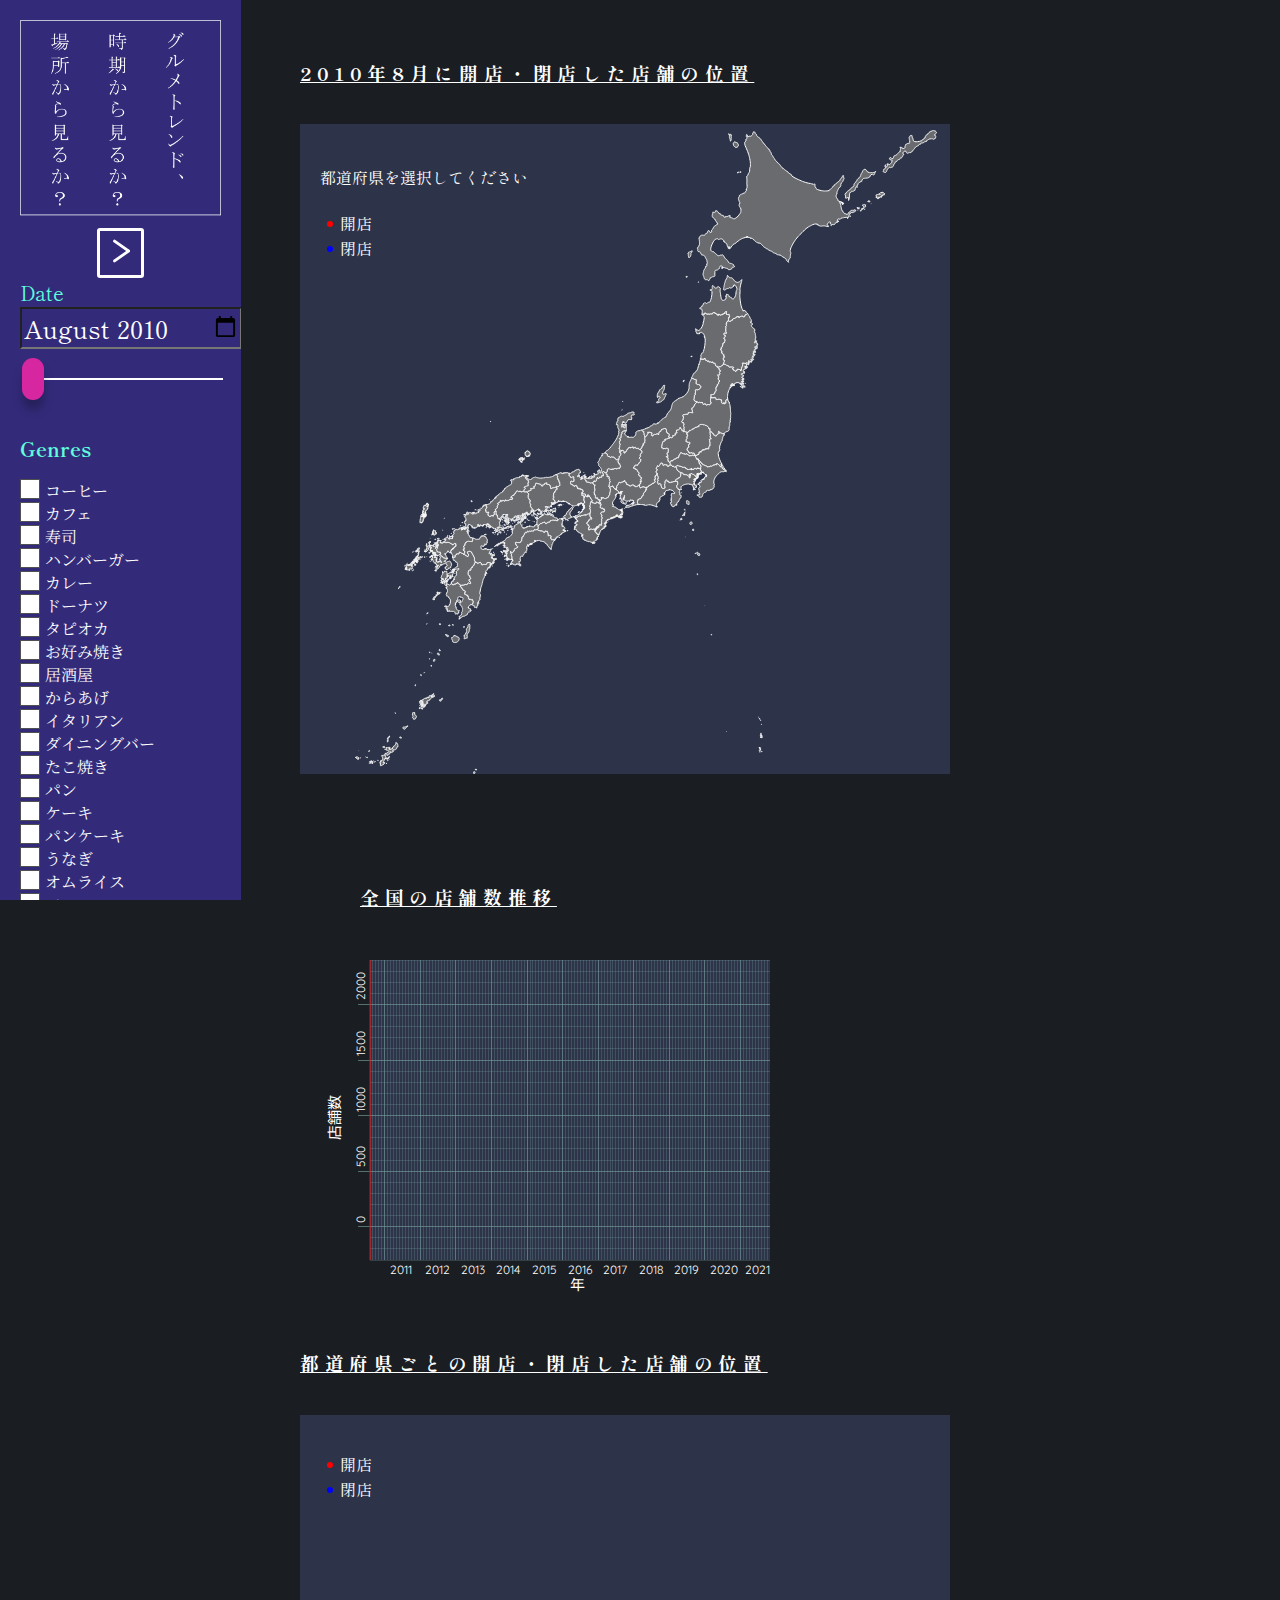
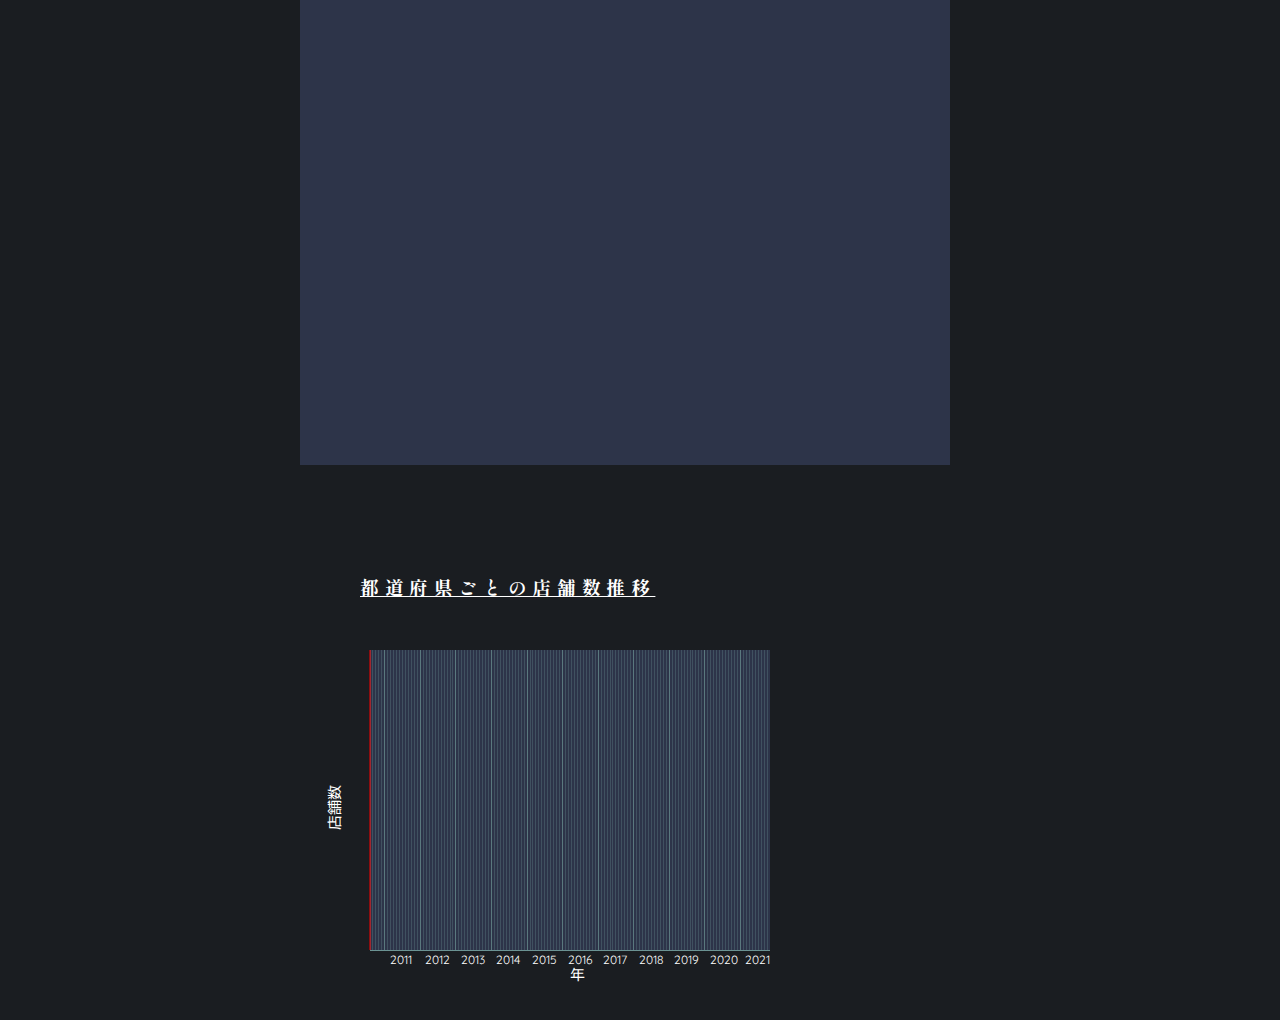
<file: index.html>
<!DOCTYPE html>
<html lang="en"><head>
    <meta http-equiv="content-type" content="text/html; charset=UTF-8">
        <meta charset="utf-8">
        <link rel="stylesheet" href="style.css">
        <title>グルメトレンド</title>
        <script src="./d3.js" charset="utf-8"></script>
        <script src="./topojson.js" charset="utf-8"></script>
        <script src="./data/data_plot/aggregated_plot.js" charset="utf-8"></script>
        <script src="./data/data_graph/aggregated_line_v2.js" charset="utf-8"></script>
        <script src="./data/data_graph/aggregated_line_pref_v2.js" charset="utf-8"></script>
        <script src="./japan_graph.js" charset="utf-8"></script>
        <script src="./prefecture_graph.js" charset="utf-8"></script>
</head>
<body>
<nav>
    <img src="title_logo_ver2.png" id = "pageTitle">
    <div class="container auto_play_button">
        <div id="playStart" class="playBtn play">
            <span class="bar bar-1"></span>
            <span class="bar bar-2"></span>				
        </div>
    </div>
    <div>
        <a id = "DateTitle" class = "titles">Date</a>
    </div>
        <!-- <p id="playStart" class = "auto_play_button">▶︎</p> -->
    <input type="month" id="yearInputKey" class="year_input_key" min="2010-08" max="2021-11" value = "2010-08">
    <input id="yearInput" class="rs-range" type="range" >

    <h2 id = "LegendsTitle" class = "titles">Genres</h2>
    <div id="Legends"></div>
</nav>
<main>
    <div class="Japan">
        <div id="japanMap" class="map"></div>
        <div id="contentDiv" class="graph"></div>
    </div>
    <div class = "Prefecture">
        <div id="prefectureMap" class="map"></div>
        <div id="contentDivPre" class="graph"></div>
    </div>
</main>

<script type="text/javascript">
var width = 650;
var height = 650;
var map_margin = 20;

var choice_genres = {};
for(var i of ShopData[0].genre) {
    choice_genres[i] = false;
}
var true_num = 0;

var color_palette = ["#7D74FE","#7DFF26","#F84F1B","#28D8D5","#FB95B6","#9D9931","#F12ABF","#27EA88","#549AD5","#FEA526","#7B8D8B","#BB755F","#432E16",
"#D75CFB","#44E337","#51EBE3","#ED3D24","#4069AE","#E1CC72","#E33E88","#D8A3B3","#428B50","#66F3A3","#E28A2A","#B2594D","#609297","#E8F03F","#3D2241",
"#954EB3","#6A771C","#58AE2E","#75C5E9","#BBEB85","#A7DAB9","#6578E6","#932C5F","#865A26","#CC78B9","#2E5A52","#8C9D79","#9F6270","#6D3377","#551927","#DE8D5A",
"#E3DEA8","#C3C9DB","#3A5870","#CD3B4F","#E476E3","#DCAB94","#33386D","#4DA284","#817AA5","#8D8384","#624F49","#8E211F","#9E785B","#355C22","#D4ADDE",
"#A98229","#E88B87","#28282D","#253719","#BD89E1","#EB33D8","#6D311F","#DF45AA","#E86723","#6CE5BC","#765175","#942C42","#986CEB","#8CC488","#8395E3",
"#D96F98","#9E2F83","#CFCBB8","#4AB9B7","#E7AC2C","#E96D59","#929752","#5E54A9","#CCBA3F","#BD3CB8","#408A2C","#8AE32E","#5E5621","#ADD837","#BE3221","#8DA12E",
"#3BC58B","#6EE259","#52D170","#D2A867","#5C9CCD","#DB6472","#B9E8E0","#CDE067","#9C5615","#536C4F","#A74725","#CBD88A","#DF3066","#E9D235","#EE404C","#7DB362",
"#B1EDA3","#71D2E1","#A954DC","#91DF6E","#CB6429","#D64ADC"];

var colors = {};
var index = 0;
for (var c of color_palette) {
	colors[index] = {color: c, genre:undefined};
	index++;
}
var color_dict;
var current_date;
var currentPrefecture = undefined;


sessionStorage.setItem("choice_genres" , JSON.stringify(choice_genres));
sessionStorage.setItem("true_num", true_num);
sessionStorage.setItem("colors" , JSON.stringify(colors));
sessionStorage.setItem("current_pre" , currentPrefecture);


// 選択状態の更新用関数
function pull_all_data() {
    choice_genres = JSON.parse(sessionStorage.getItem("choice_genres"));
    true_num = JSON.parse(sessionStorage.getItem("true_num"));
	colors = JSON.parse(sessionStorage.getItem("colors"));
    current_date = JSON.parse(sessionStorage.getItem("current_date"));
    color_dict = {};
    for (var index in colors) {
        if (colors[index].genre !== undefined) {
            color_dict[colors[index].genre] = index;
        }
    }
}

function push_all_data() {
    sessionStorage.setItem("choice_genres" , JSON.stringify(choice_genres) );
    sessionStorage.setItem("true_num", true_num);
    sessionStorage.setItem("colors", JSON.stringify(colors));
    sessionStorage.setItem("color_dict", JSON.stringify(color_dict));
    sessionStorage.setItem("current_date" , JSON.stringify(current_date));
}

d3.select("#japanMap").append("h3")
    .style("letter-spacing", "0.3em")
    .style("text-decoration", "underline")
    .text("開店・閉店した店舗の位置");

var svgJapanMap = d3.select("#japanMap").append("svg")
    .attr("width", width)
    .attr("height", height)
    .style("margin", "20 0")
    .style("outline", "white")
    .style("background-color", "#2d3449");

d3.select("#prefectureMap").append("h3")
    .style("letter-spacing", "0.3em")
    .style("text-decoration", "underline")
    .text("都道府県ごとの開店・閉店した店舗の位置");

var svgPrefectureMap = d3.select("#prefectureMap").append("svg")
    .attr("width", width)
    .attr("height", height)
    .style("margin", "20  0")
    .style("outline", "white")
    .style("background-color", "#2d3449");
    
var data_selectedPrefecture = undefined;

// ジャンル選択ボタン
var nav_background_color = "rgb(43, 45, 122)";
var choiced_color = "#7885bb";
var legends_width = 500;
var legends_height = 400;
var legRow = d3.select("#Legends").append("div").attr("class","legend")
		.append("table").selectAll("tr").data(ShopData[0].genre).enter().append("tr").append("td");
    legRow.append("div")
        .style("background",function(d){ 
            if (choice_genres[d]) {
                return colors[color_dict[d]].color;
            }
            return "#FFFFFF";})
        .style("cursor","pointer")
        .on("mouseover", function(event, d) {
            var now = d;
            legRow.style("background-color", function(d) {
                if (d == now) {return "silver";}
                if (choice_genres[d]) {
                    return choiced_color ;
                }
                return nav_background_color;
            });
        })
        .on("mouseout", function(event, d) {
            legRow.style("background-color", function(d) {
                if (choice_genres[d]) {
                    return choiced_color ;
                }
                return nav_background_color;
            });
        })
		.on("click", function(event,d) {
			pull_all_data();
            if (choice_genres[d]) {
				choice_genres[d] = false;
				colors[color_dict[d]].genre = undefined;
                true_num--;
            }
            else {
				choice_genres[d] = true;
				for (var index in colors) {
					if (colors[index].genre === undefined) {
						colors[index].genre = d;
						color_dict[d] = index;
						break;
					}
				}
                true_num++;
            }
            push_all_data();
            legRow.style("background-color", function(d) {
                    if (choice_genres[d]) {
                        return choiced_color ;
                    }
                    return nav_background_color;
                });
            legRow.selectAll("div")
                .style("background",function(d){ 
                    if (choice_genres[d]) {
                        return colors[color_dict[d]].color;
                    }
                    return "#FFFFFF";
                });	
			updateGanre(ShopData, "contentDiv");
			updateGanrePre(ShopPrefectureData, "contentDivPre");
            updateJapanPlot(svgJapanMap);
            updatePrefecturePlot(svgPrefectureMap);
        });
		
    legRow.append("span").text(function(d){ return d;})
        .style("cursor","pointer")
        .on("mouseover", function(event, d) {
            var now = d;
            legRow.style("background-color", function(d) {
                if (d == now) {return "silver";}
                if (choice_genres[d]) {
                    return choiced_color ;
                }
                return nav_background_color;
            });
        })
        .on("mouseout", function(event, d) {
            legRow.style("background-color", function(d) {
                if (choice_genres[d]) {
                    return choiced_color ;
                }
                return nav_background_color;
            });
        })
		.on("click", function(event,d) {
            pull_all_data();
            if (choice_genres[d]) {
				choice_genres[d] = false;
				colors[color_dict[d]].genre = undefined;
                true_num--;
            }
            else {
				choice_genres[d] = true;
				for (var index in colors) {
					if (colors[index].genre === undefined) {
						colors[index].genre = d;
						color_dict[d] = index;
						break;
					}
				}
                true_num++;
            }
            push_all_data();
            legRow.style("background-color", function(d) {
                    if (choice_genres[d]) {
                        return choiced_color ;
                    }
                    return nav_background_color;
                });
            legRow.selectAll("div")
                .style("background",function(d){ 
                    if (choice_genres[d]) {
                        return colors[color_dict[d]].color;
                    }
                    return "#FFFFFF";
                });	
			updateGanre(ShopData, "contentDiv");
			updateGanrePre(ShopPrefectureData, "contentDivPre");
            updateJapanPlot(svgJapanMap);
            updatePrefecturePlot(svgPrefectureMap);
        });

// 年度指定のスクロールバー
var year_input = document.getElementById("yearInput");
var year_input_key = document.getElementById("yearInputKey");
var min_date_list = ShopData[0].min_date.split("-");
var max_date_list = ShopData[0].max_date.split("-");
dateMin = Number(min_date_list[0]) + 1/12*(Number(min_date_list[1])-1);
dateMax = Number(max_date_list[0]) + 1/12*(Number(max_date_list[1])-1);
year_input.min = dateMin;
year_input.max = dateMax;
year_input.value = dateMin;
year_input.step = 1/12;
var year_current_value = document.getElementById("yearCurrentValue");
// 現在の値をspanに埋め込む関数
const setCurrentValue = (val) => {
    var year = Math.floor(val);
    var month = Math.round((val - year) * 12) + 1;
    current_date = val;
    sessionStorage.setItem("current_date" , JSON.stringify(current_date));
    sessionStorage.setItem("current_year" , JSON.stringify(year));
    sessionStorage.setItem("current_month" , JSON.stringify(month));
    if (month < 10) {
        month = "0" + month;
    }
    year_input_key.value = "" + year + "-" + month;
    updateVline(ShopData, "contentDiv");
    updateVlinePre(ShopPrefectureData, "contentDivPre");
    updateJapanPlot(svgJapanMap);
    updatePrefecturePlot(svgPrefectureMap);
}

// キーボード入力→range
const setCurrentValueKey = (val) => {
    var date_list = val.split("-");
    var year = Number(date_list[0]);
    var month = Number(date_list[1]);;
    current_date = year + (month-1) * (1/12);
    sessionStorage.setItem("current_date" , JSON.stringify(current_date));
    sessionStorage.setItem("current_year" , JSON.stringify(year));
    sessionStorage.setItem("current_month" , JSON.stringify(month));
    // year_current_value.innerText = "" + year + "年" + month + "月";
    year_input.value = current_date;
    updateVline(ShopData, "contentDiv");
    updateVlinePre(ShopPrefectureData, "contentDivPre");
    updateJapanPlot(svgJapanMap);
    updatePrefecturePlot(svgPrefectureMap);
}

// inputイベント時に値をセットする関数
const rangeOnChange = (e) =>{
    setCurrentValue(e.target.value);
}

const rangeOnChangeKey = (e) =>{
    setCurrentValueKey(e.target.value);
}

window.onload = () => {
    year_input.addEventListener('input', rangeOnChange); // スライダー変化時にイベントを発火
    year_input_key.addEventListener('input',rangeOnChangeKey );
    setCurrentValue(year_input.value); // ページ読み込み時に値をセット
}


//自動再生ボタンの繰り返す関数
////todo 数字が140で固定されているのでなおせるといいね
var now_playing = false;//再生ボタンが押されているか、離されているか
const div = document.getElementById('playStart');
div.classList.add('pause');
d3.select("#playStart").on("click",function(){
    if (now_playing===true){
        now_playing = false;
        div.classList.remove('pause');
        div.classList.add('play');
        return;
    }
    now_playing = true;
    div.classList.remove('play');
    div.classList.add('pause');
    var current_date_num = parseFloat(year_input.value);
    var diff = parseFloat(year_input.step);

    // 1つの関数をゆっくり繰り返す
    function loopSlowly(func, loop, interval) {
    for(let i = 0; i < loop; i++) {
        setTimeout(func, i * interval);
    }
    }

    // ループさせたい処理を用意する
    var already_finish = false;//日付を進める必要があるかないか
    const exampleFunc = () => {
        //既に再生ボタンが離された処理がしてあったら、何もしないで終了する
        if (already_finish===true)return;
        //再生ボタンが離されたか、日付が上限に達したら処理は中断する
        if (now_playing===false||current_date_num>parseFloat(year_input.max)){
            already_finish = true;
            return;
        }
        current_date_num += diff;
        year_input.value = current_date_num.toFixed(10);
        setCurrentValue(year_input.value);
    };
    // 1秒ごとに140回繰り返す
    loopSlowly(exampleFunc, 140, 500);
});


// データの読み込み

// 日本地図の表示
// 都道府県の地図の表示
showJapanMap(svgJapanMap, svgPrefectureMap);

// 全国のグラフの表示

drawAll(ShopData, "contentDiv");


// 都道府県のグラフの表示
initAllPre(ShopPrefectureData, "contentDivPre");

// 日本地図の処理
const projection = d3.geoMercator()
    .center([137, 36.4])
    .translate([width/2, height/2])
    .scale(1500);

function showJapanMap(svg, svgPrefectureMap){
    var tooltip = d3.select("body").append("div").attr("class", "tooltip");

    d3.json("./japan.topojson").then(function(data){
        var japan = topojson.feature(data, data.objects.japan);

        var path = d3.geoPath().projection(projection);
////都道府県のいろを灰色にしました。
        var prefectures = svg.selectAll("path")
            .data(japan.features)
            .enter().append("g")
            .append("path")
            .attr("d", path)
            .attr("fill", "#797979")
            .attr("stroke", "white")
            .on("mouseover", function(event, d){
                tooltip
                    .style("visibility", "visible")
                    .html(d.properties.nam_ja);
                d3.select(this).style("cursor", "pointer");
            })
            .on("mousemove", function(event, d){
                tooltip
                    .style("top", (event.pageY - 40) + "px")
                    .style("left", (event.pageX - 30) + "px");
            })
            .on("mouseout", function() {
                tooltip.style("visibility", "hidden");
                d3.select(this).style("cursor", "default");
            })
            .on("click", prefectureClicked);

        // var zoom = d3.zoom()
        //     .scaleExtent([1, 10])
        //     .on("zoom", function(event){
        //         prefectures.attr("transform", event.transform);
        //         svg.selectAll(".japan_plot").attr("transform", event.transform);
        //     })
        
        // svg.call(zoom);

        const defaultText = "都道府県を選択してください";
        var textShowPrefecture = svg.append("text")
            .attr("x", 20)
            .attr("y", 60)
            .text(defaultText)
            .attr("fill", "white");
        
        showLegend(svg, [100, 125]);
        showLegend(svgPrefectureMap, [50, 75]);

//////////選択した後の都道府県の色も灰色にしました
        function prefectureClicked(event, d){
            data_selectedPrefecture = d;
            currentPrefecture = d.properties.nam_ja;
            prefectures.attr("fill", function(d){
                    return d.properties.nam_ja === currentPrefecture ? "lightgreen" : "#797979";
                });
            
            textShowPrefecture.text(`選択された都道府県：${currentPrefecture}`);

            sessionStorage.setItem("current_pre" , currentPrefecture);
            drawAllPre(ShopPrefectureData, "contentDivPre");
            showPrefectureMap(svgPrefectureMap);
        }
    });
}

function showLegend(svg, yList){
    var legend = svg.selectAll("legend")
        .data(yList)
        .enter();

    legend.append("circle")
        .attr("cx", 30)
        .attr("cy", function(d){ return d;})
        .attr("r", 3)
        .attr("fill", function(d, i){ return i === 0 ? "red" : "blue";});
    
    legend.append("text")
        .attr("x", 40)
        .attr("y", function(d){ return d + 5.5;})
        .text(function(d, i){ return i === 0 ? "開店" : "閉店"})
        .attr("fill", "white");
}

function updateJapanPlot(svg){   
    if (svg.selectAll(".japan_plot").size()){
        svg.selectAll(".japan_plot").remove();
    }

    const currentYear = JSON.parse(sessionStorage.getItem("current_year"));
    const currentMonth = JSON.parse(sessionStorage.getItem("current_month"));
    const plotData = getPlotDataJapan();

    if (plotData){
        svg.selectAll("circle.plot")
            .data(plotData)
            .enter().append("g")
            .append("circle")
            .attr("class", "japan_plot")
            .attr("cx", function(d){
                return projection(d.longitude_latitude)[0];
            })
            .attr("cy", function(d){
                return projection(d.longitude_latitude)[1];
            })
            .attr("r", 3)
            .attr("fill", function(d){
                return d.open ? "red" : "blue";
            })
            .attr("opacity", 0.5);
    }

    d3.select("#japanMap").select("h3").text(`${currentYear}年${currentMonth}月に開店・閉店した店舗の位置`);

    function getPlotDataJapan(){
        const genres = JSON.parse(sessionStorage.getItem("choice_genres"));
        let result = [];

        for (let selectedGenre in genres){
            if (genres[selectedGenre] &&
                genreMap.get(selectedGenre) &&
                genreMap.get(selectedGenre)[currentYear] &&
                genreMap.get(selectedGenre)[currentYear][currentMonth]){
                result = result.concat(genreMap.get(selectedGenre)[currentYear][currentMonth]);
            }
        }
        return result;
    }
}

function isPrefectureId(number){
    let prefecture_id = number;
    prefecture_id = prefecture_id < 10 ? '0' + String(prefecture_id) : String(prefecture_id);
    return prefecture_id;
}

function getCenter(center){
    return currentPrefecture === "東京都" ? [139.43, 35.7] : center;
}

function getScale(dx, dy){
    switch(currentPrefecture){
        case "北海道": return 5500;
        case "東京都": return 35000;
        case "沖縄県": return 6000;
    }
    return 4500 / Math.max(dx, dy) * 6;
}

var projection_prefecture = undefined;

function showPrefectureMap(svg){
    const prefecture_id = isPrefectureId(data_selectedPrefecture.properties.id);

    d3.json(`./prefectures/${prefecture_id}.topojson`).then(function(data){
        var prefecture = topojson.feature(data, data.objects[prefecture_id]);
        var center = d3.geoCentroid(data_selectedPrefecture);
        const bounds = d3.geoBounds(prefecture);
        const dx = bounds[1][0] - bounds[0][0];
        const dy = bounds[1][1] - bounds[0][1];
        
        projection_prefecture = d3.geoMercator()
            .center(getCenter(center))
            .translate([width/2, height/2])
            .scale(getScale(dx, dy));

        var path_prefecture = d3.geoPath().projection(projection_prefecture);

        // Remove a map and plots if the map already exists.
        if (svg.selectAll(".prefecture_map").size()){
            svg.selectAll(".prefecture_map").remove();
            svg.selectAll(".prefecture_plot").remove();
        }

        // Draw the map of the selected prefecture
        var selectedPrefecture = svg.selectAll("path.prefecture")
            .data(prefecture.features)
            .enter().append("g")
            .append("path")
            .attr("d", path_prefecture)
            .attr("fill", "#797979")
            .attr("stroke", "white")
            .attr("class", "prefecture_map");

        // var zoom = d3.zoom()
        //     .scaleExtent([1, 20])
        //     .on("zoom", function(event){
        //         selectedPrefecture.attr("transform", event.transform);
        //         svg.selectAll(".prefecture_plot").attr("transform", event.transform);
        //     })
            
        // svg.call(zoom);
        updatePrefecturePlot(svg);
    });
}

function updatePrefecturePlot(svg){
    if (!projection_prefecture) return;

    var tooltip = d3.select("body").append("div").attr("class", "tooltip");

    if (svg.selectAll(".prefecture_plot").size()){
        svg.selectAll(".prefecture_plot").remove();
    }

    // Draw the plots of shops
    const currentYear = JSON.parse(sessionStorage.getItem("current_year"));
    const currentMonth = JSON.parse(sessionStorage.getItem("current_month"));
    const plotData = getPlotDataPrefecture()

    if (plotData){
        var plotPrefecture = svg.selectAll("circle.plotPrefecture")
            .data(plotData)
            .enter().append("g")
            .append("circle")
            .attr("class", "prefecture_plot")
            .attr("cx", function(d){
                return projection_prefecture(d.longitude_latitude)[0];
            })
            .attr("cy", function(d){
                return projection_prefecture(d.longitude_latitude)[1];
            })
            .attr("r", 6)
            .attr("fill", function(d){
                return d.open ? "red" : "blue";
            })
            .attr("opacity", 0.5)
            .on("mouseover", function(event, d){
                if (now_playing==true)return;
                tooltip
                    .style("visibility", "visible")
                    .html(d.name);
            })
            .on("mousemove", function(event, d){
                tooltip
                    .style("top", (event.pageY - 40) + "px")
                    .style("left", (event.pageX - 30) + "px");
            })
            .on("mouseout", function() {
                tooltip.style("visibility", "hidden");
            });
    }
    
    d3.select("#prefectureMap").select("h3")
        .text(`${currentYear}年${currentMonth}月に${data_selectedPrefecture.properties.nam_ja}で開店・閉店した店舗の位置`);

    function getPlotDataPrefecture(){
        const genres = JSON.parse(sessionStorage.getItem("choice_genres"));
        let resultData = [];
        
        for (let selectedGenre in genres){
            if (genres[selectedGenre] &&
                genreMap.get(selectedGenre) &&
                genreMap.get(selectedGenre)[currentYear] &&
                genreMap.get(selectedGenre)[currentYear][currentMonth]) {
                let result = [];
                const data = genreMap.get(selectedGenre)[currentYear][currentMonth];
                data.forEach(function(element){
                    if (element.prefecture === data_selectedPrefecture.properties.nam_ja){
                        result.push(element);
                    }
                });
                resultData = resultData.concat(result);
            }
        }
        return resultData;
    }
}

</script>
</body></html>
</file>
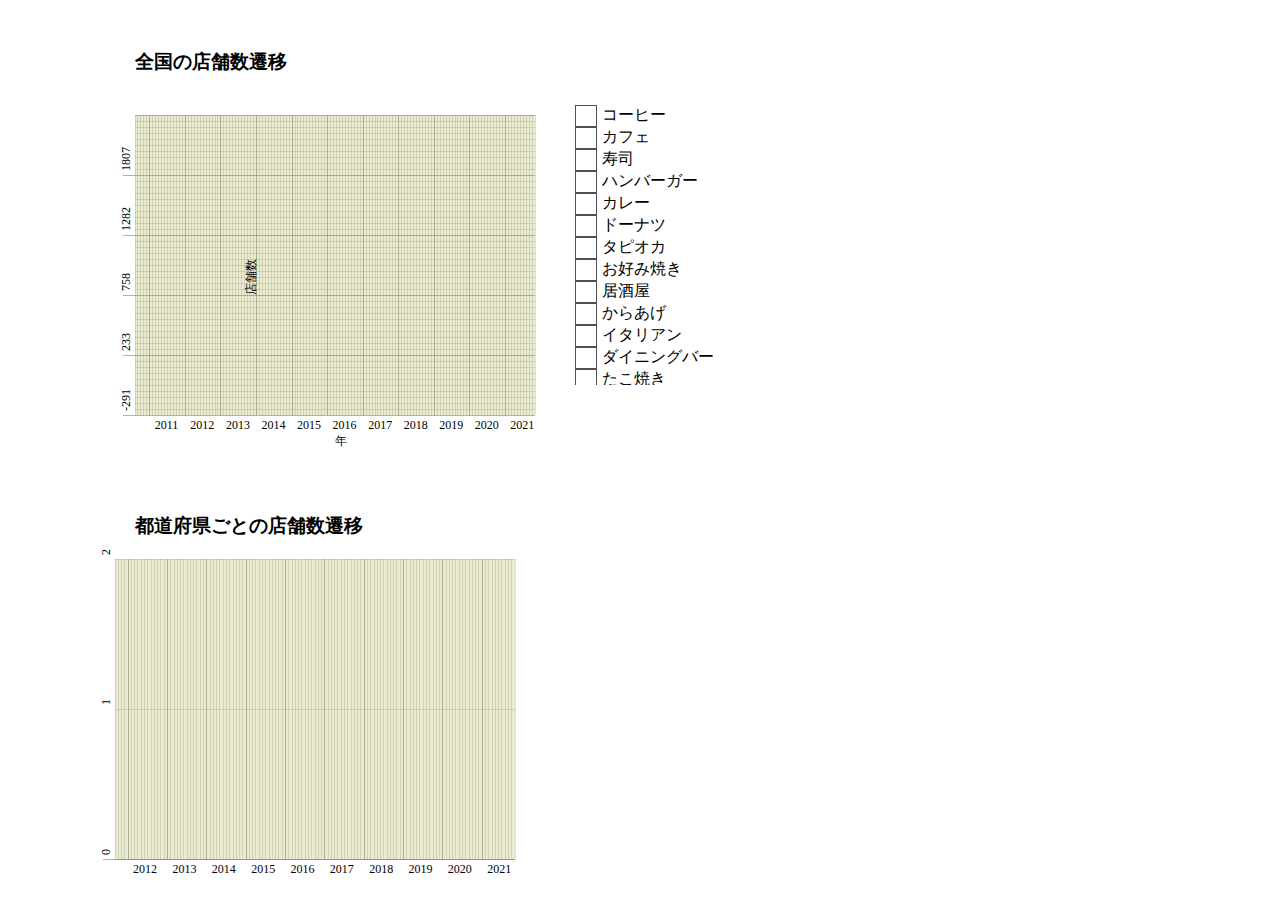
<file: line_graph/index.html>
<!DOCTYPE html>
<meta charset="utf-8">
<link href='style.css' rel='stylesheet' type='text/css'>
<body>
<div id="contentDiv"></div>
<div id="contentDivPre"></div>
<script src="../data/data_graph/aggregated_line_v2.js"></script>
<script src="../data/data_graph/unagi_line_pref_v2.js"></script>
<script src="./test_line_graph.js"></script>
<script src="./pre_line_graph.js"></script>
<script src="../d3.js"></script>

<script>
var choice_genres = {};
for(var i of ShopData[0].genre) {
        choice_genres[i] = false;
}
var true_num = 0;

var color_palette = ["#7D74FE","#7DFF26","#F84F1B","#28D8D5","#FB95B6","#9D9931","#F12ABF","#27EA88","#549AD5","#FEA526","#7B8D8B","#BB755F","#432E16",
"#D75CFB","#44E337","#51EBE3","#ED3D24","#4069AE","#E1CC72","#E33E88","#D8A3B3","#428B50","#66F3A3","#E28A2A","#B2594D","#609297","#E8F03F","#3D2241",
"#954EB3","#6A771C","#58AE2E","#75C5E9","#BBEB85","#A7DAB9","#6578E6","#932C5F","#865A26","#CC78B9","#2E5A52","#8C9D79","#9F6270","#6D3377","#551927","#DE8D5A",
"#E3DEA8","#C3C9DB","#3A5870","#CD3B4F","#E476E3","#DCAB94","#33386D","#4DA284","#817AA5","#8D8384","#624F49","#8E211F","#9E785B","#355C22","#D4ADDE",
"#A98229","#E88B87","#28282D","#253719","#BD89E1","#EB33D8","#6D311F","#DF45AA","#E86723","#6CE5BC","#765175","#942C42","#986CEB","#8CC488","#8395E3",
"#D96F98","#9E2F83","#CFCBB8","#4AB9B7","#E7AC2C","#E96D59","#929752","#5E54A9","#CCBA3F","#BD3CB8","#408A2C","#8AE32E","#5E5621","#ADD837","#BE3221","#8DA12E",
"#3BC58B","#6EE259","#52D170","#D2A867","#5C9CCD","#DB6472","#B9E8E0","#CDE067","#9C5615","#536C4F","#A74725","#CBD88A","#DF3066","#E9D235","#EE404C","#7DB362",
"#B1EDA3","#71D2E1","#A954DC","#91DF6E","#CB6429","#D64ADC"];

var colors = {};
var index = 0;
for (var c of color_palette) {
	colors[index] = {color: c, genre:undefined};
	index++;
}

var current_pre = "北海道";

sessionStorage.setItem("choice_genres" , JSON.stringify(choice_genres));
sessionStorage.setItem("true_num", true_num);
sessionStorage.setItem("colors" , JSON.stringify(colors));
sessionStorage.setItem("current_pre" , current_pre);
drawAll(ShopData, "contentDiv");
initAllPre(ShopPrefectureData, "contentDivPre");
drawAllPre(ShopPrefectureData, "contentDivPre");

</script>
</file>
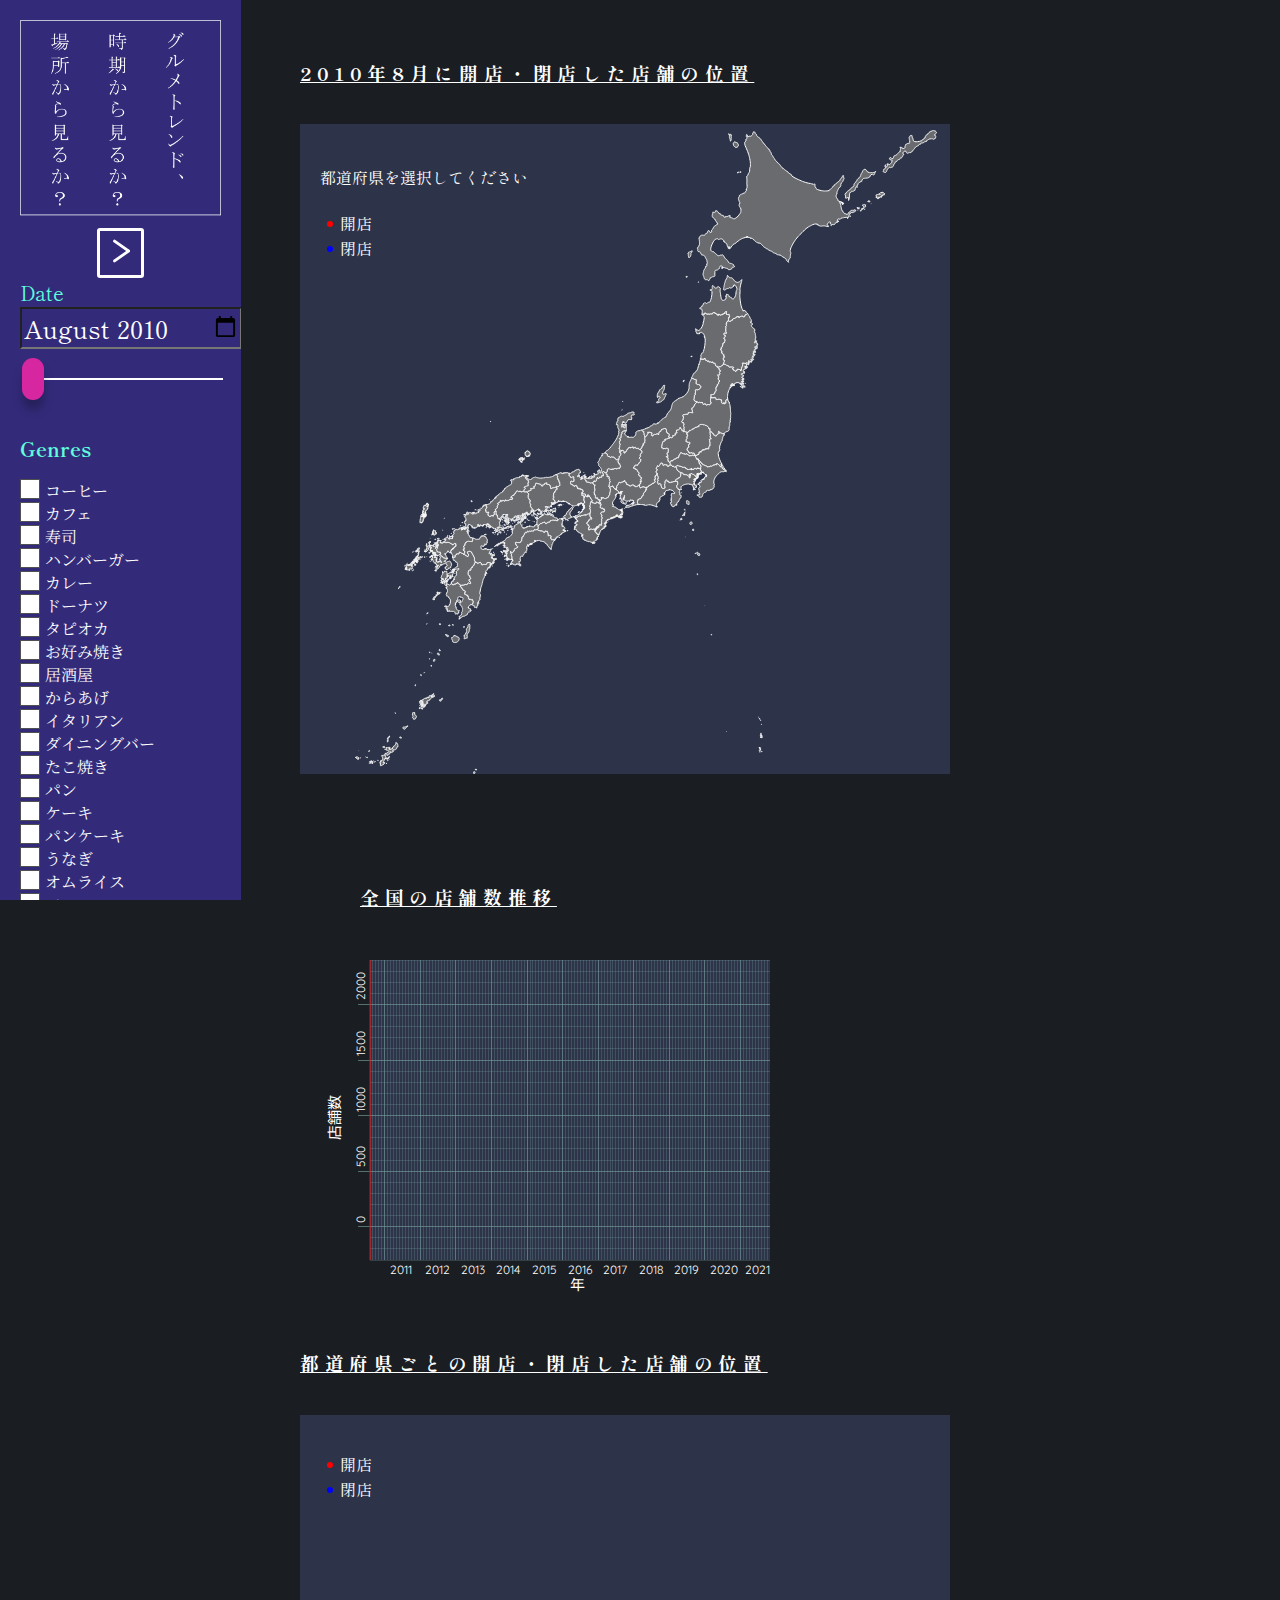
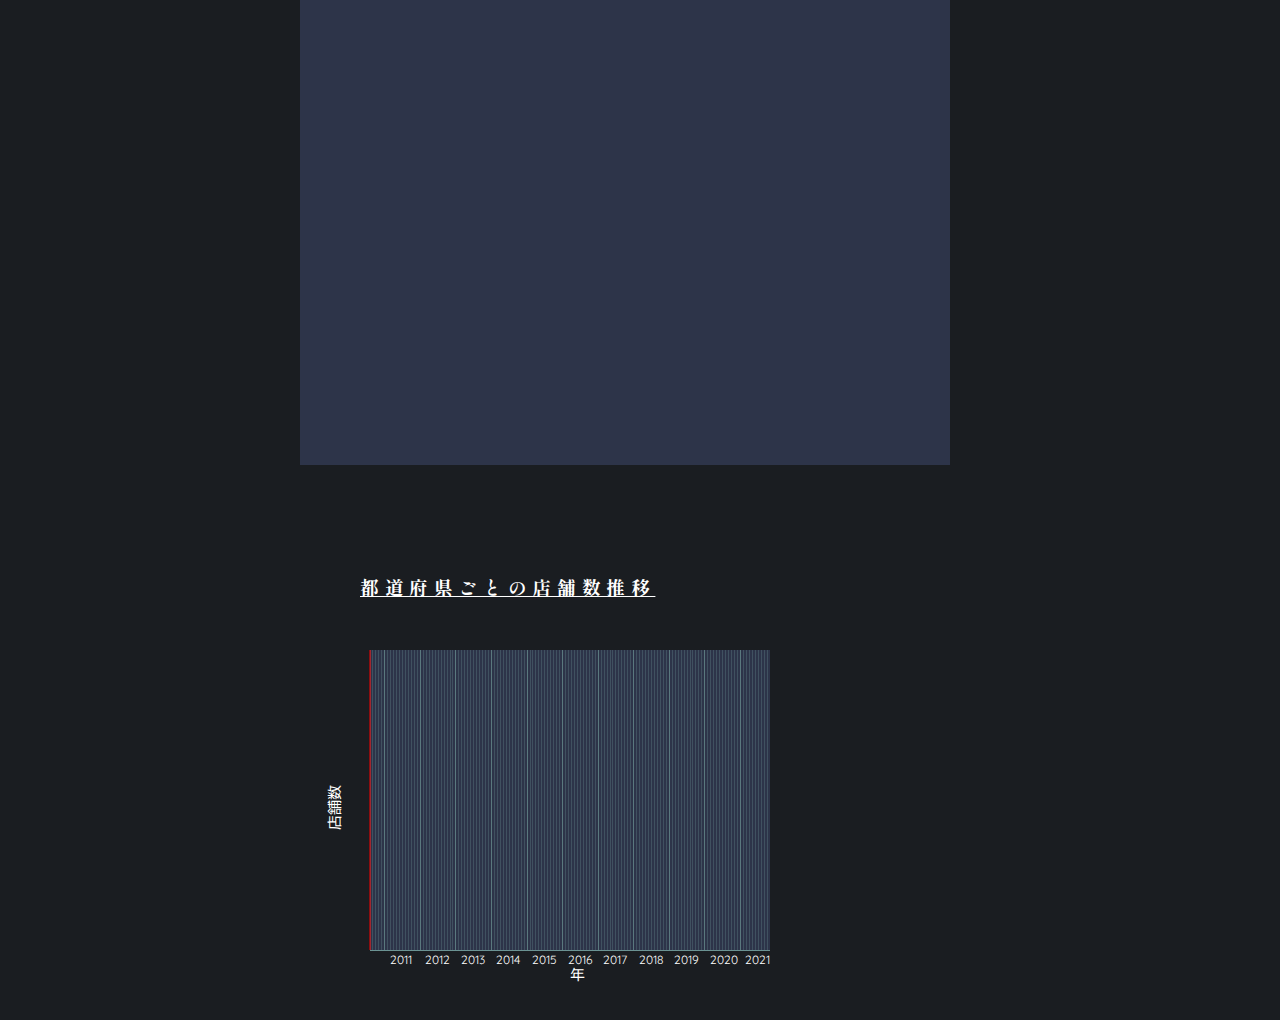
<file: main.html>
<!DOCTYPE html>
<html lang="en"><head>
    <meta http-equiv="content-type" content="text/html; charset=UTF-8">
        <meta charset="utf-8">
        <link rel="stylesheet" href="style.css">
        <title>グルメトレンド</title>
        <script src="./d3.js" charset="utf-8"></script>
        <script src="./topojson.js" charset="utf-8"></script>
        <script src="./data/data_plot/aggregated_plot.js" charset="utf-8"></script>
        <script src="./data/data_graph/aggregated_line_v2.js" charset="utf-8"></script>
        <script src="./data/data_graph/aggregated_line_pref_v2.js" charset="utf-8"></script>
        <script src="./japan_graph.js" charset="utf-8"></script>
        <script src="./prefecture_graph.js" charset="utf-8"></script>
</head>
<body>
<nav>
    <img src="title_logo_ver2.png" id = "pageTitle">
    <div class="container auto_play_button">
        <div id="playStart" class="playBtn play">
            <span class="bar bar-1"></span>
            <span class="bar bar-2"></span>				
        </div>
    </div>
    <div>
        <a id = "DateTitle" class = "titles">Date</a>
    </div>
        <!-- <p id="playStart" class = "auto_play_button">▶︎</p> -->
    <input type="month" id="yearInputKey" class="year_input_key" min="2010-08" max="2021-11" value = "2010-08">
    <input id="yearInput" class="rs-range" type="range" >

    <h2 id = "LegendsTitle" class = "titles">Genres</h2>
    <div id="Legends"></div>
</nav>
<main>
    <div class="Japan">
        <div id="japanMap" class="map"></div>
        <div id="contentDiv" class="graph"></div>
    </div>
    <div class = "Prefecture">
        <div id="prefectureMap" class="map"></div>
        <div id="contentDivPre" class="graph"></div>
    </div>
</main>

<script type="text/javascript">
var width = 650;
var height = 650;
var map_margin = 20;

var choice_genres = {};
for(var i of ShopData[0].genre) {
    choice_genres[i] = false;
}
var true_num = 0;

var color_palette = ["#7D74FE","#7DFF26","#F84F1B","#28D8D5","#FB95B6","#9D9931","#F12ABF","#27EA88","#549AD5","#FEA526","#7B8D8B","#BB755F","#432E16",
"#D75CFB","#44E337","#51EBE3","#ED3D24","#4069AE","#E1CC72","#E33E88","#D8A3B3","#428B50","#66F3A3","#E28A2A","#B2594D","#609297","#E8F03F","#3D2241",
"#954EB3","#6A771C","#58AE2E","#75C5E9","#BBEB85","#A7DAB9","#6578E6","#932C5F","#865A26","#CC78B9","#2E5A52","#8C9D79","#9F6270","#6D3377","#551927","#DE8D5A",
"#E3DEA8","#C3C9DB","#3A5870","#CD3B4F","#E476E3","#DCAB94","#33386D","#4DA284","#817AA5","#8D8384","#624F49","#8E211F","#9E785B","#355C22","#D4ADDE",
"#A98229","#E88B87","#28282D","#253719","#BD89E1","#EB33D8","#6D311F","#DF45AA","#E86723","#6CE5BC","#765175","#942C42","#986CEB","#8CC488","#8395E3",
"#D96F98","#9E2F83","#CFCBB8","#4AB9B7","#E7AC2C","#E96D59","#929752","#5E54A9","#CCBA3F","#BD3CB8","#408A2C","#8AE32E","#5E5621","#ADD837","#BE3221","#8DA12E",
"#3BC58B","#6EE259","#52D170","#D2A867","#5C9CCD","#DB6472","#B9E8E0","#CDE067","#9C5615","#536C4F","#A74725","#CBD88A","#DF3066","#E9D235","#EE404C","#7DB362",
"#B1EDA3","#71D2E1","#A954DC","#91DF6E","#CB6429","#D64ADC"];

var colors = {};
var index = 0;
for (var c of color_palette) {
	colors[index] = {color: c, genre:undefined};
	index++;
}
var color_dict;
var current_date;
var currentPrefecture = undefined;


sessionStorage.setItem("choice_genres" , JSON.stringify(choice_genres));
sessionStorage.setItem("true_num", true_num);
sessionStorage.setItem("colors" , JSON.stringify(colors));
sessionStorage.setItem("current_pre" , currentPrefecture);


// 選択状態の更新用関数
function pull_all_data() {
    choice_genres = JSON.parse(sessionStorage.getItem("choice_genres"));
    true_num = JSON.parse(sessionStorage.getItem("true_num"));
	colors = JSON.parse(sessionStorage.getItem("colors"));
    current_date = JSON.parse(sessionStorage.getItem("current_date"));
    color_dict = {};
    for (var index in colors) {
        if (colors[index].genre !== undefined) {
            color_dict[colors[index].genre] = index;
        }
    }
}

function push_all_data() {
    sessionStorage.setItem("choice_genres" , JSON.stringify(choice_genres) );
    sessionStorage.setItem("true_num", true_num);
    sessionStorage.setItem("colors", JSON.stringify(colors));
    sessionStorage.setItem("color_dict", JSON.stringify(color_dict));
    sessionStorage.setItem("current_date" , JSON.stringify(current_date));
}

d3.select("#japanMap").append("h3")
    .style("letter-spacing", "0.3em")
    .style("text-decoration", "underline")
    .text("開店・閉店した店舗の位置");

var svgJapanMap = d3.select("#japanMap").append("svg")
    .attr("width", width)
    .attr("height", height)
    .style("margin", "20 0")
    .style("outline", "white")
    .style("background-color", "#2d3449");

d3.select("#prefectureMap").append("h3")
    .style("letter-spacing", "0.3em")
    .style("text-decoration", "underline")
    .text("都道府県ごとの開店・閉店した店舗の位置");

var svgPrefectureMap = d3.select("#prefectureMap").append("svg")
    .attr("width", width)
    .attr("height", height)
    .style("margin", "20  0")
    .style("outline", "white")
    .style("background-color", "#2d3449");
    
var data_selectedPrefecture = undefined;

// ジャンル選択ボタン
var nav_background_color = "rgb(43, 45, 122)";
var choiced_color = "#7885bb";
var legends_width = 500;
var legends_height = 400;
var legRow = d3.select("#Legends").append("div").attr("class","legend")
		.append("table").selectAll("tr").data(ShopData[0].genre).enter().append("tr").append("td");
    legRow.append("div")
        .style("background",function(d){ 
            if (choice_genres[d]) {
                return colors[color_dict[d]].color;
            }
            return "#FFFFFF";})
        .style("cursor","pointer")
        .on("mouseover", function(event, d) {
            var now = d;
            legRow.style("background-color", function(d) {
                if (d == now) {return "silver";}
                if (choice_genres[d]) {
                    return choiced_color ;
                }
                return nav_background_color;
            });
        })
        .on("mouseout", function(event, d) {
            legRow.style("background-color", function(d) {
                if (choice_genres[d]) {
                    return choiced_color ;
                }
                return nav_background_color;
            });
        })
		.on("click", function(event,d) {
			pull_all_data();
            if (choice_genres[d]) {
				choice_genres[d] = false;
				colors[color_dict[d]].genre = undefined;
                true_num--;
            }
            else {
				choice_genres[d] = true;
				for (var index in colors) {
					if (colors[index].genre === undefined) {
						colors[index].genre = d;
						color_dict[d] = index;
						break;
					}
				}
                true_num++;
            }
            push_all_data();
            legRow.style("background-color", function(d) {
                    if (choice_genres[d]) {
                        return choiced_color ;
                    }
                    return nav_background_color;
                });
            legRow.selectAll("div")
                .style("background",function(d){ 
                    if (choice_genres[d]) {
                        return colors[color_dict[d]].color;
                    }
                    return "#FFFFFF";
                });	
			updateGanre(ShopData, "contentDiv");
			updateGanrePre(ShopPrefectureData, "contentDivPre");
            updateJapanPlot(svgJapanMap);
            updatePrefecturePlot(svgPrefectureMap);
        });
		
    legRow.append("span").text(function(d){ return d;})
        .style("cursor","pointer")
        .on("mouseover", function(event, d) {
            var now = d;
            legRow.style("background-color", function(d) {
                if (d == now) {return "silver";}
                if (choice_genres[d]) {
                    return choiced_color ;
                }
                return nav_background_color;
            });
        })
        .on("mouseout", function(event, d) {
            legRow.style("background-color", function(d) {
                if (choice_genres[d]) {
                    return choiced_color ;
                }
                return nav_background_color;
            });
        })
		.on("click", function(event,d) {
            pull_all_data();
            if (choice_genres[d]) {
				choice_genres[d] = false;
				colors[color_dict[d]].genre = undefined;
                true_num--;
            }
            else {
				choice_genres[d] = true;
				for (var index in colors) {
					if (colors[index].genre === undefined) {
						colors[index].genre = d;
						color_dict[d] = index;
						break;
					}
				}
                true_num++;
            }
            push_all_data();
            legRow.style("background-color", function(d) {
                    if (choice_genres[d]) {
                        return choiced_color ;
                    }
                    return nav_background_color;
                });
            legRow.selectAll("div")
                .style("background",function(d){ 
                    if (choice_genres[d]) {
                        return colors[color_dict[d]].color;
                    }
                    return "#FFFFFF";
                });	
			updateGanre(ShopData, "contentDiv");
			updateGanrePre(ShopPrefectureData, "contentDivPre");
            updateJapanPlot(svgJapanMap);
            updatePrefecturePlot(svgPrefectureMap);
        });

// 年度指定のスクロールバー
var year_input = document.getElementById("yearInput");
var year_input_key = document.getElementById("yearInputKey");
var min_date_list = ShopData[0].min_date.split("-");
var max_date_list = ShopData[0].max_date.split("-");
dateMin = Number(min_date_list[0]) + 1/12*(Number(min_date_list[1])-1);
dateMax = Number(max_date_list[0]) + 1/12*(Number(max_date_list[1])-1);
year_input.min = dateMin;
year_input.max = dateMax;
year_input.value = dateMin;
year_input.step = 1/12;
var year_current_value = document.getElementById("yearCurrentValue");
// 現在の値をspanに埋め込む関数
const setCurrentValue = (val) => {
    var year = Math.floor(val);
    var month = Math.round((val - year) * 12) + 1;
    current_date = val;
    sessionStorage.setItem("current_date" , JSON.stringify(current_date));
    sessionStorage.setItem("current_year" , JSON.stringify(year));
    sessionStorage.setItem("current_month" , JSON.stringify(month));
    if (month < 10) {
        month = "0" + month;
    }
    year_input_key.value = "" + year + "-" + month;
    updateVline(ShopData, "contentDiv");
    updateVlinePre(ShopPrefectureData, "contentDivPre");
    updateJapanPlot(svgJapanMap);
    updatePrefecturePlot(svgPrefectureMap);
}

// キーボード入力→range
const setCurrentValueKey = (val) => {
    var date_list = val.split("-");
    var year = Number(date_list[0]);
    var month = Number(date_list[1]);;
    current_date = year + (month-1) * (1/12);
    sessionStorage.setItem("current_date" , JSON.stringify(current_date));
    sessionStorage.setItem("current_year" , JSON.stringify(year));
    sessionStorage.setItem("current_month" , JSON.stringify(month));
    year_current_value.innerText = "" + year + "年" + month + "月";
    year_input.value = current_date;
    updateVline(ShopData, "contentDiv");
    updateVlinePre(ShopPrefectureData, "contentDivPre");
    updateJapanPlot(svgJapanMap);
    updatePrefecturePlot(svgPrefectureMap);
}

// inputイベント時に値をセットする関数
const rangeOnChange = (e) =>{
    setCurrentValue(e.target.value);
}

const rangeOnChangeKey = (e) =>{
    setCurrentValueKey(e.target.value);
}

window.onload = () => {
    year_input.addEventListener('input', rangeOnChange); // スライダー変化時にイベントを発火
    year_input_key.addEventListener('input',rangeOnChangeKey );
    setCurrentValue(year_input.value); // ページ読み込み時に値をセット
}


//自動再生ボタンの繰り返す関数
////todo 数字が140で固定されているのでなおせるといいね
var now_playing = false;//再生ボタンが押されているか、離されているか
const div = document.getElementById('playStart');
div.classList.add('pause');
d3.select("#playStart").on("click",function(){
    if (now_playing===true){
        now_playing = false;
        div.classList.remove('pause');
        div.classList.add('play');
        return;
    }
    now_playing = true;
    div.classList.remove('play');
    div.classList.add('pause');
    var current_date_num = parseFloat(year_input.value);
    var diff = parseFloat(year_input.step);

    // 1つの関数をゆっくり繰り返す
    function loopSlowly(func, loop, interval) {
    for(let i = 0; i < loop; i++) {
        setTimeout(func, i * interval);
    }
    }

    // ループさせたい処理を用意する
    var already_finish = false;//日付を進める必要があるかないか
    const exampleFunc = () => {
        //既に再生ボタンが離された処理がしてあったら、何もしないで終了する
        if (already_finish===true)return;
        //再生ボタンが離されたか、日付が上限に達したら処理は中断する
        if (now_playing===false||current_date_num>parseFloat(year_input.max)){
            already_finish = true;
            return;
        }
        current_date_num += diff;
        year_input.value = current_date_num.toFixed(10);
        setCurrentValue(year_input.value);
    };
    // 1秒ごとに140回繰り返す
    loopSlowly(exampleFunc, 140, 500);
});


// データの読み込み

// 日本地図の表示
// 都道府県の地図の表示
showJapanMap(svgJapanMap, svgPrefectureMap);

// 全国のグラフの表示

drawAll(ShopData, "contentDiv");


// 都道府県のグラフの表示
initAllPre(ShopPrefectureData, "contentDivPre");

// 日本地図の処理
const projection = d3.geoMercator()
    .center([137, 36.4])
    .translate([width/2, height/2])
    .scale(1500);

function showJapanMap(svg, svgPrefectureMap){
    var tooltip = d3.select("body").append("div").attr("class", "tooltip");

    d3.json("./japan.topojson").then(function(data){
        var japan = topojson.feature(data, data.objects.japan);

        var path = d3.geoPath().projection(projection);
////都道府県のいろを灰色にしました。
        var prefectures = svg.selectAll("path")
            .data(japan.features)
            .enter().append("g")
            .append("path")
            .attr("d", path)
            .attr("fill", "#797979")
            .attr("stroke", "white")
            .on("mouseover", function(event, d){
                tooltip
                    .style("visibility", "visible")
                    .html(d.properties.nam_ja);
                d3.select(this).style("cursor", "pointer");
            })
            .on("mousemove", function(event, d){
                tooltip
                    .style("top", (event.pageY - 40) + "px")
                    .style("left", (event.pageX - 30) + "px");
            })
            .on("mouseout", function() {
                tooltip.style("visibility", "hidden");
                d3.select(this).style("cursor", "default");
            })
            .on("click", prefectureClicked);

        // var zoom = d3.zoom()
        //     .scaleExtent([1, 10])
        //     .on("zoom", function(event){
        //         prefectures.attr("transform", event.transform);
        //         svg.selectAll(".japan_plot").attr("transform", event.transform);
        //     })
        
        // svg.call(zoom);

        const defaultText = "都道府県を選択してください";
        var textShowPrefecture = svg.append("text")
            .attr("x", 20)
            .attr("y", 60)
            .text(defaultText)
            .attr("fill", "white");
        
        showLegend(svg, [100, 125]);
        showLegend(svgPrefectureMap, [50, 75]);

//////////選択した後の都道府県の色も灰色にしました
        function prefectureClicked(event, d){
            data_selectedPrefecture = d;
            currentPrefecture = d.properties.nam_ja;
            prefectures.attr("fill", function(d){
                    return d.properties.nam_ja === currentPrefecture ? "lightgreen" : "#797979";
                });
            
            textShowPrefecture.text(`選択された都道府県：${currentPrefecture}`);

            sessionStorage.setItem("current_pre" , currentPrefecture);
            drawAllPre(ShopPrefectureData, "contentDivPre");
            showPrefectureMap(svgPrefectureMap);
        }
    });
}

function showLegend(svg, yList){
    var legend = svg.selectAll("legend")
        .data(yList)
        .enter();

    legend.append("circle")
        .attr("cx", 30)
        .attr("cy", function(d){ return d;})
        .attr("r", 3)
        .attr("fill", function(d, i){ return i === 0 ? "red" : "blue";});
    
    legend.append("text")
        .attr("x", 40)
        .attr("y", function(d){ return d + 5.5;})
        .text(function(d, i){ return i === 0 ? "開店" : "閉店"})
        .attr("fill", "white");
}

function updateJapanPlot(svg){   
    if (svg.selectAll(".japan_plot").size()){
        svg.selectAll(".japan_plot").remove();
    }

    const currentYear = JSON.parse(sessionStorage.getItem("current_year"));
    const currentMonth = JSON.parse(sessionStorage.getItem("current_month"));
    const plotData = getPlotDataJapan();

    if (plotData){
        svg.selectAll("circle.plot")
            .data(plotData)
            .enter().append("g")
            .append("circle")
            .attr("class", "japan_plot")
            .attr("cx", function(d){
                return projection(d.longitude_latitude)[0];
            })
            .attr("cy", function(d){
                return projection(d.longitude_latitude)[1];
            })
            .attr("r", 3)
            .attr("fill", function(d){
                return d.open ? "red" : "blue";
            })
            .attr("opacity", 0.5);
    }

    d3.select("#japanMap").select("h3").text(`${currentYear}年${currentMonth}月に開店・閉店した店舗の位置`);

    function getPlotDataJapan(){
        const genres = JSON.parse(sessionStorage.getItem("choice_genres"));
        let result = [];

        for (let selectedGenre in genres){
            if (genres[selectedGenre] &&
                genreMap.get(selectedGenre) &&
                genreMap.get(selectedGenre)[currentYear] &&
                genreMap.get(selectedGenre)[currentYear][currentMonth]){
                result = result.concat(genreMap.get(selectedGenre)[currentYear][currentMonth]);
            }
        }
        return result;
    }
}

function isPrefectureId(number){
    let prefecture_id = number;
    prefecture_id = prefecture_id < 10 ? '0' + String(prefecture_id) : String(prefecture_id);
    return prefecture_id;
}

function getCenter(center){
    return currentPrefecture === "東京都" ? [139.43, 35.7] : center;
}

function getScale(dx, dy){
    switch(currentPrefecture){
        case "北海道": return 5500;
        case "東京都": return 35000;
        case "沖縄県": return 6000;
    }
    return 4500 / Math.max(dx, dy) * 6;
}

var projection_prefecture = undefined;

function showPrefectureMap(svg){
    const prefecture_id = isPrefectureId(data_selectedPrefecture.properties.id);

    d3.json(`./prefectures/${prefecture_id}.topojson`).then(function(data){
        var prefecture = topojson.feature(data, data.objects[prefecture_id]);
        var center = d3.geoCentroid(data_selectedPrefecture);
        const bounds = d3.geoBounds(prefecture);
        const dx = bounds[1][0] - bounds[0][0];
        const dy = bounds[1][1] - bounds[0][1];
        
        projection_prefecture = d3.geoMercator()
            .center(getCenter(center))
            .translate([width/2, height/2])
            .scale(getScale(dx, dy));

        var path_prefecture = d3.geoPath().projection(projection_prefecture);

        // Remove a map and plots if the map already exists.
        if (svg.selectAll(".prefecture_map").size()){
            svg.selectAll(".prefecture_map").remove();
            svg.selectAll(".prefecture_plot").remove();
        }

        // Draw the map of the selected prefecture
        var selectedPrefecture = svg.selectAll("path.prefecture")
            .data(prefecture.features)
            .enter().append("g")
            .append("path")
            .attr("d", path_prefecture)
            .attr("fill", "#797979")
            .attr("stroke", "white")
            .attr("class", "prefecture_map");

        // var zoom = d3.zoom()
        //     .scaleExtent([1, 20])
        //     .on("zoom", function(event){
        //         selectedPrefecture.attr("transform", event.transform);
        //         svg.selectAll(".prefecture_plot").attr("transform", event.transform);
        //     })
            
        // svg.call(zoom);
        updatePrefecturePlot(svg);
    });
}

function updatePrefecturePlot(svg){
    if (!projection_prefecture) return;

    var tooltip = d3.select("body").append("div").attr("class", "tooltip");

    if (svg.selectAll(".prefecture_plot").size()){
        svg.selectAll(".prefecture_plot").remove();
    }

    // Draw the plots of shops
    const currentYear = JSON.parse(sessionStorage.getItem("current_year"));
    const currentMonth = JSON.parse(sessionStorage.getItem("current_month"));
    const plotData = getPlotDataPrefecture()

    if (plotData){
        var plotPrefecture = svg.selectAll("circle.plotPrefecture")
            .data(plotData)
            .enter().append("g")
            .append("circle")
            .attr("class", "prefecture_plot")
            .attr("cx", function(d){
                return projection_prefecture(d.longitude_latitude)[0];
            })
            .attr("cy", function(d){
                return projection_prefecture(d.longitude_latitude)[1];
            })
            .attr("r", 6)
            .attr("fill", function(d){
                return d.open ? "red" : "blue";
            })
            .attr("opacity", 0.5)
            .on("mouseover", function(event, d){
                tooltip
                    .style("visibility", "visible")
                    .html(d.name);
            })
            .on("mousemove", function(event, d){
                tooltip
                    .style("top", (event.pageY - 40) + "px")
                    .style("left", (event.pageX - 30) + "px");
            })
            .on("mouseout", function() {
                tooltip.style("visibility", "hidden");
            });
    }
    
    d3.select("#prefectureMap").select("h3")
        .text(`${currentYear}年${currentMonth}月に${data_selectedPrefecture.properties.nam_ja}で開店・閉店した店舗の位置`);

    function getPlotDataPrefecture(){
        const genres = JSON.parse(sessionStorage.getItem("choice_genres"));
        let resultData = [];
        
        for (let selectedGenre in genres){
            if (genres[selectedGenre] &&
                genreMap.get(selectedGenre) &&
                genreMap.get(selectedGenre)[currentYear] &&
                genreMap.get(selectedGenre)[currentYear][currentMonth]) {
                let result = [];
                const data = genreMap.get(selectedGenre)[currentYear][currentMonth];
                data.forEach(function(element){
                    if (element.prefecture === data_selectedPrefecture.properties.nam_ja){
                        result.push(element);
                    }
                });
                resultData = resultData.concat(result);
            }
        }
        return resultData;
    }
}

</script>
</body></html>
</file>
<file: style.css>
@import url(https://fonts.googleapis.com/css?family=Quicksand);
@import url(https://fonts.googleapis.com/css?family=Oswald:700);
@import url('https://fonts.googleapis.com/css?family=Noto+Serif+JP');
@import url('https://fonts.googleapis.com/css2?family=Shippori+Mincho+B1&display=swap');
@import url('https://fonts.googleapis.com/css?family=M+PLUS+1p');
body {
    width: 1150px;
    margin: 10px auto;
    background-color: rgb(26, 29, 33);
    color: white;
    /* font-family: 'Noto Serif JP', sans-serif; */
    font-family: 'Shippori Mincho B1', serif;
    z-index: 1;
}

nav {
    font-family: sans-serif;
    /* border: 1px solid #cccccc; */
    /* background-color: rgb(136, 187, 238); */
    background-color: rgb(51, 43, 122);
    position: fixed;
    left: 0px;
    width: 201px;
    top: 0px;
    height: calc(100% - 40px);
    padding: 20px;
    z-index: 2;
    overflow: auto;
}

#pageTitle {
    width: 100%
}

main {
    position: absolute;
    left: 300px;
}

.Japan {
    display: flex;
    flex-wrap: wrap;
}

.Prefecture {
    display: flex;
    flex-wrap: wrap;
}

.map {
    gap: 0px 20px;
}

.graph {
    gap: 0px 150px;
    margin-top: 50px;
}

.tooltip {
    position: absolute;
    text-align: left;
    width: auto;
    height: auto;
    padding: 5px;
    font: 12px;
    background: white;
    -webkit-box-shadow: 0px 0px 10px rgba(0, 0, 0, 0.8);
    -moz-box-shadow: 0px 0px 10px rgba(0, 0, 0, 0.8);
    box-shadow: 0px 0px 10px rgba(0, 0, 0, 0.8);
    visibility: hidden;
    color: black;
}

.tooltipGraph {
    position: absolute;
    text-align: left;
    width: auto;
    height: auto;
    padding: 5px;
    font: 12px;
    background: white;
    -webkit-box-shadow: 0px 0px 10px rgba(0, 0, 0, 0.8);
    -moz-box-shadow: 0px 0px 10px rgba(0, 0, 0, 0.8);
    box-shadow: 0px 0px 10px rgba(0, 0, 0, 0.8);
    visibility: hidden;
    color: black;
    /* color: rgb(45, 52, 73) */
}

.bar:hover {
    fill: Brown;
}

path {
    fill-opacity: 0.8;
    /* stroke-opacity:1; */
}

.vlines,
.hlines {
    stroke: rgb(109, 150, 150);
    shape-rendering: crispEdges;
    stroke-width: 1px;
    stroke-opacity: 0.3;
}

.hlabels line,
.vlabels line {
    stroke: rgb(109, 150, 150);
    shape-rendering: crispEdges;
    stroke-width: 1px;
    stroke-opacity: 0.7;
}

.hlabels text,
.vlabels text {
    color: rgb(109, 150, 150);
    font-size: 12px;
    font-family: 'Quicksand', sans-serif;
}

.htitle text,
.vtitle text {
    font-family: 'M PLUS 1p', sans-serif;
}

.htitlePre text,
.vtitlePre text {
    font-family: 'M PLUS 1p', sans-serif;
}

svg {
    display: inline;
    float: left;
    color: white;
}

.legend {
    display: grid;
    margin: 10px;
    margin-top: 0px;
    margin-left: 0;
    /* height: 100%; */
    max-height: 325px;
    min-width: 190px;
    position: absolute;
    /* overflow: auto; */
    color: white;
    font-family: 'Noto Serif JP', sans-serif;
    margin-bottom: 50px;
    /* -webkit-overflow-scrolling: touch; */
    box-sizing: border-box;
    flex-direction: column;
}

.legend>p:last-of-type {
    flex: 1;
    min-height: 0;
}

.legend table {
    border-collapse: collapse;
    border-spacing: 0;
    overflow: auto;
    box-sizing: border-box;
}

.legend tr,
.legend td,
.legend div {
    margin: 0;
    padding: 0;
    box-sizing: border-box;
}

.legend div {
    width: 20px;
    height: 20px;
    float: left;
    border: 1px solid #505050;
    overflow: auto;
}

.legend span {
    padding: 0 5px;
    margin: 0;
}

.legend tr:hover {
    background: silver;
}

.shopdatadiv {
    clear: both;
    padding: 10px;
    overflow: hidden;
    margin: 10px;
}

.shopdatadiv h3 {
    padding-left: 40px;
    margin-bottom: 0;
}

.vlinesPre,
.hlinesPre {
    stroke: rgb(109, 150, 150);
    shape-rendering: crispEdges;
    stroke-width: 1px;
    stroke-opacity: 0.3;
}

.hlabelsPre line,
.vlabelsPre line {
    stroke: rgb(109, 150, 150);
    shape-rendering: crispEdges;
    stroke-width: 1px;
    stroke-opacity: 0.7;
}

.hlabelsPre text,
.vlabelsPre text {
    color: rgb(109, 150, 150);
    font-size: 12px;
    font-family: 'Quicksand', sans-serif;
}

.shopdatadivPre {
    clear: both;
    padding: 10px;
    overflow: hidden;
    margin: 10px;
}

.shopdatadivPre h3 {
    padding-left: 40px;
    margin-bottom: 0;
}

body {
    padding: 30px;
}

.titles {
    color: rgb(94, 253, 219);
    /* color: rgb(214, 39, 161) ; */
    /* font-family: 'Quicksand', sans-serif; */
    /* font-family: 'Noto Serif JP', sans-serif; */
    font-family: 'Shippori Mincho B1', serif;
    font-size: 20px;
}

.auto_play_button {
    color: rgb(255, 0, 0);
    background-color: rgb(51, 43, 122);
    float: right;
    vertical-align: middle;
}

.year_input_key {
    font-family: 'Shippori Mincho B1', serif;
    font-size: 25px;
    background-color: rgb(51, 43, 122);
    color: white;
}

#LegendsTitle {
    margin-top: 50px;
}

.rs-range {
    margin-top: 29px;
    width: 100%;
    -webkit-appearance: none;
}

.rs-range:focus {
    outline: none;
}

.rs-range::-webkit-slider-runnable-track {
    width: 100%;
    height: 2px;
    cursor: pointer;
    box-shadow: none;
    background: #ffffff;
    border-radius: 0px;
    border: 0px solid #010101;
}

.rs-range::-moz-range-track {
    width: 100%;
    height: 1px;
    cursor: pointer;
    box-shadow: none;
    background: #ffffff;
    border-radius: 0px;
    border: 0px solid #010101;
}

.rs-range::-webkit-slider-thumb {
    box-shadow: none;
    border: 0px solid #ffffff;
    box-shadow: 0px 10px 10px rgba(0, 0, 0, 0.25);
    height: 42px;
    width: 22px;
    border-radius: 22px;
    /* background: #1e366a; */
    /* background: rgb(214, 118, 39); */
    background: rgb(214, 39, 161);
    cursor: pointer;
    -webkit-appearance: none;
    margin-top: -20px;
}

.rs-range::-moz-range-thumb {
    box-shadow: none;
    border: 0px solid #ffffff;
    box-shadow: 0px 10px 10px rgba(0, 0, 0, 0.25);
    height: 42px;
    width: 22px;
    border-radius: 22px;
    background: white;
    cursor: pointer;
    -webkit-appearance: none;
    margin-top: -20px;
}

.rs-range::-moz-focus-outer {
    border: 0;
}

.container {
	position: relative;
	width: 100%;
    /* height: 100%; */
    height: 50px;
	display: flex;
	flex-direction: column;
	flex-wrap: nowrap;
	justify-content: center;
	align-items: center;
}

.playBtn {
	position: relative;
	width: 20%;
    height: 100%;
	border: white 3px solid;
	border-radius: 3px;
	cursor: pointer;
    transition: border 0.1s ease-in-out;
}
.playBtn:hover {
    border: rgb(109, 150, 150) 3px solid;
}
.playBtn:hover .bar {
    background-color: rgb(109, 150, 150);	
}

.bar {
    display: inline-block;
    position: absolute;
    top: 10px;
    left: 0;
    width: 3px;
    height: 20px;
    border-radius: 3px;
    background-color: white;
    transform-origin: center;
    transition: transform 0.4s ease-in-out, background 0.1s ease-in-out;
}
.pause .bar-1 {
    transform: translateX(13.5px) translateY(0px) rotate(0deg);
}
.pause .bar-2 {
    transform: translateX(24px) translateY(0px) rotate(0deg);
}
.play .bar-1 {
    transform: translateX(20px) translateY(-5px) rotate(-55deg);
}
.play .bar-2 {
    transform: translateX(20px) translateY(5px) rotate(-125deg);
}
</file>
<file: line_graph/style.css>
path{
	fill-opacity:0.8;
	/* stroke-opacity:1; */
}
.vlines, .hlines{
	stroke:rgb(150,148,109);
	shape-rendering:crispEdges;
	stroke-width:1px;
	stroke-opacity:0.3;
}
.hlabels line, .vlabels line{
	stroke:rgb(150,148,109);
	shape-rendering:crispEdges;
	stroke-width:1px;
	stroke-opacity:0.7;
}
.hlabels text, .vlabels text{
	color:rgb(150,148,109);
	font-size:12px;
}
body{
	width:1150px;
	margin:10px auto;
}
svg{
	display:inline;
	float:left;
}
.legend{
	display:inline-block;
	margin:10px;
	margin-top:30px;
	margin-left:0;
	max-height:280px;
	min-width:190px;
	overflow:auto;
}
.legend table{
	border-collapse:collapse;
	border-spacing:0;
}
.legend tr, .legend td, .legend div{
	margin:0;
	padding:0;
}
.legend div{
	width:20px;
	height:20px;
	float: left;
	border: 1px solid #505050;
}
.legend span{
	padding: 0 5px;
	margin:0
}
.legend tr:hover{
	background:silver;
}
.shopdatadiv{
	clear:both;
	padding:10px;
	overflow:hidden;
	margin: 20px;
}
.shopdatadiv h3{
	padding-left: 40px;
	margin-bottom:0;
}

.vlinesPre, .hlinesPre{
	stroke:rgb(150,148,109);
	shape-rendering:crispEdges;
	stroke-width:1px;
	stroke-opacity:0.3;
}
.hlabelsPre line, .vlabelsPre line{
	stroke:rgb(150,148,109);
	shape-rendering:crispEdges;
	stroke-width:1px;
	stroke-opacity:0.7;
}
.hlabelsPre text, .vlabelsPre text{
	color:rgb(150,148,109);
	font-size:12px;
}
.shopdatadivPre{
	clear:both;
	padding:10px;
	overflow:hidden;
	margin: 20px;
}
.shopdatadivPre h3{
	padding-left: 40px;
	margin-bottom:0;
}
</file>
